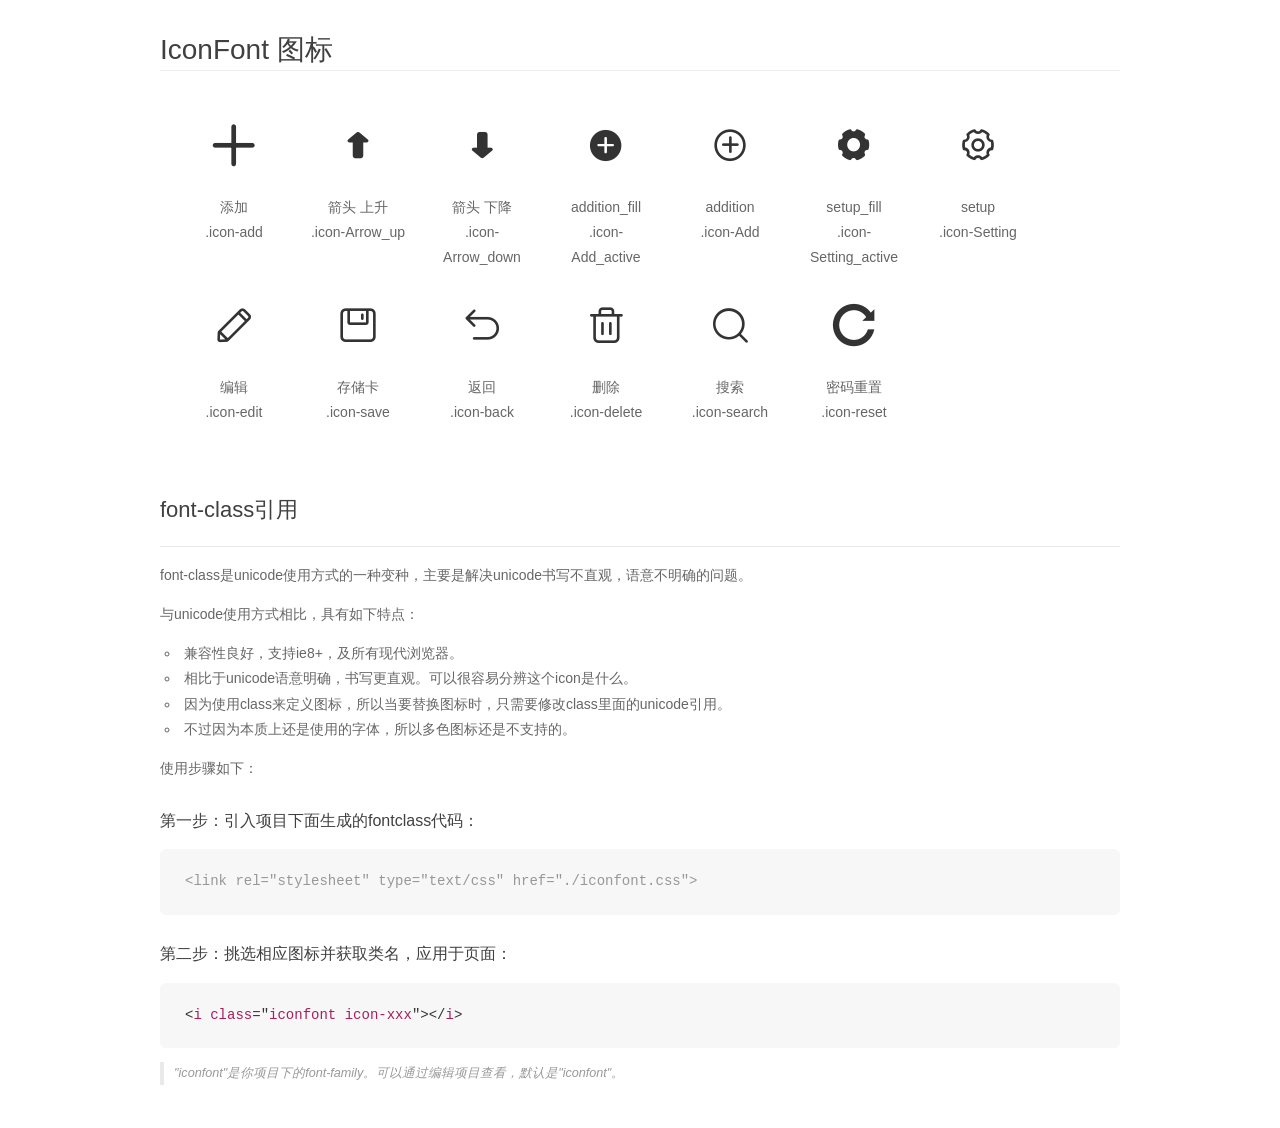
<file: RecordBill.API/Content/Lib/Icon/demo_fontclass.html>
<!DOCTYPE html>
<html>
<head>
    <meta charset="utf-8"/>
    <title>IconFont</title>
    <link rel="stylesheet" href="demo.css">
    <link rel="stylesheet" href="iconfont.css">
</head>
<body>
    <div class="main markdown">
        <h1>IconFont 图标</h1>
        <ul class="icon_lists clear">
            
                <li>
                <i class="icon iconfont icon-add"></i>
                    <div class="name">添加</div>
                    <div class="fontclass">.icon-add</div>
                </li>
            
                <li>
                <i class="icon iconfont icon-Arrow_up"></i>
                    <div class="name">箭头 上升</div>
                    <div class="fontclass">.icon-Arrow_up</div>
                </li>
            
                <li>
                <i class="icon iconfont icon-Arrow_down"></i>
                    <div class="name">箭头 下降</div>
                    <div class="fontclass">.icon-Arrow_down</div>
                </li>
            
                <li>
                <i class="icon iconfont icon-Add_active"></i>
                    <div class="name">addition_fill</div>
                    <div class="fontclass">.icon-Add_active</div>
                </li>
            
                <li>
                <i class="icon iconfont icon-Add"></i>
                    <div class="name">addition</div>
                    <div class="fontclass">.icon-Add</div>
                </li>
            
                <li>
                <i class="icon iconfont icon-Setting_active"></i>
                    <div class="name">setup_fill</div>
                    <div class="fontclass">.icon-Setting_active</div>
                </li>
            
                <li>
                <i class="icon iconfont icon-Setting"></i>
                    <div class="name">setup</div>
                    <div class="fontclass">.icon-Setting</div>
                </li>
            
                <li>
                <i class="icon iconfont icon-edit"></i>
                    <div class="name">编辑</div>
                    <div class="fontclass">.icon-edit</div>
                </li>
            
                <li>
                <i class="icon iconfont icon-save"></i>
                    <div class="name">存储卡</div>
                    <div class="fontclass">.icon-save</div>
                </li>
            
                <li>
                <i class="icon iconfont icon-back"></i>
                    <div class="name">返回</div>
                    <div class="fontclass">.icon-back</div>
                </li>
            
                <li>
                <i class="icon iconfont icon-delete"></i>
                    <div class="name">删除</div>
                    <div class="fontclass">.icon-delete</div>
                </li>
            
                <li>
                <i class="icon iconfont icon-search"></i>
                    <div class="name">搜索</div>
                    <div class="fontclass">.icon-search</div>
                </li>
            
                <li>
                <i class="icon iconfont icon-reset"></i>
                    <div class="name">密码重置</div>
                    <div class="fontclass">.icon-reset</div>
                </li>
            
        </ul>

        <h2 id="font-class-">font-class引用</h2>
        <hr>

        <p>font-class是unicode使用方式的一种变种，主要是解决unicode书写不直观，语意不明确的问题。</p>
        <p>与unicode使用方式相比，具有如下特点：</p>
        <ul>
        <li>兼容性良好，支持ie8+，及所有现代浏览器。</li>
        <li>相比于unicode语意明确，书写更直观。可以很容易分辨这个icon是什么。</li>
        <li>因为使用class来定义图标，所以当要替换图标时，只需要修改class里面的unicode引用。</li>
        <li>不过因为本质上还是使用的字体，所以多色图标还是不支持的。</li>
        </ul>
        <p>使用步骤如下：</p>
        <h3 id="-fontclass-">第一步：引入项目下面生成的fontclass代码：</h3>


        <pre><code class="lang-js hljs javascript"><span class="hljs-comment">&lt;link rel="stylesheet" type="text/css" href="./iconfont.css"&gt;</span></code></pre>
        <h3 id="-">第二步：挑选相应图标并获取类名，应用于页面：</h3>
        <pre><code class="lang-css hljs">&lt;<span class="hljs-selector-tag">i</span> <span class="hljs-selector-tag">class</span>="<span class="hljs-selector-tag">iconfont</span> <span class="hljs-selector-tag">icon-xxx</span>"&gt;&lt;/<span class="hljs-selector-tag">i</span>&gt;</code></pre>
        <blockquote>
        <p>"iconfont"是你项目下的font-family。可以通过编辑项目查看，默认是"iconfont"。</p>
        </blockquote>
    </div>
</body>
</html>
</file>
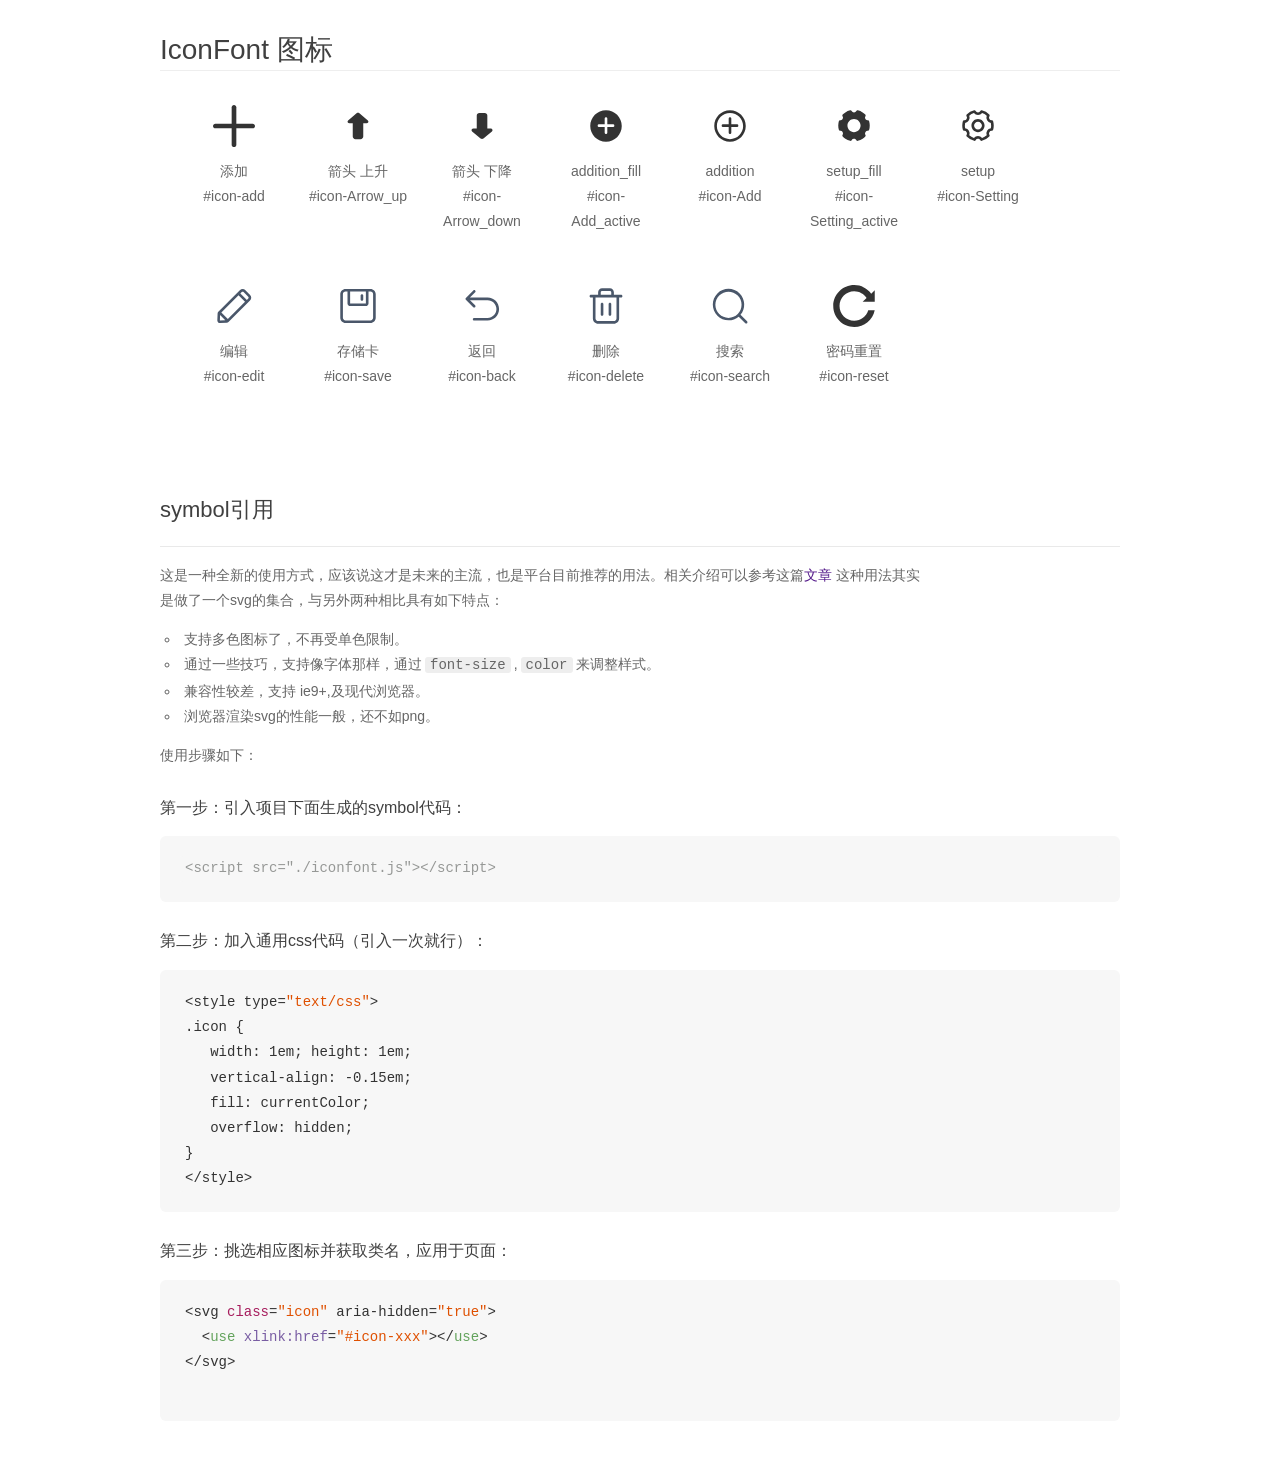
<file: RecordBill.API/Content/Lib/Icon/demo_symbol.html>
<!DOCTYPE html>
<html>
<head>
    <meta charset="utf-8"/>
    <title>IconFont</title>
    <link rel="stylesheet" href="demo.css">
    <script src="iconfont.js"></script>

    <style type="text/css">
        .icon {
          /* 通过设置 font-size 来改变图标大小 */
          width: 1em; height: 1em;
          /* 图标和文字相邻时，垂直对齐 */
          vertical-align: -0.15em;
          /* 通过设置 color 来改变 SVG 的颜色/fill */
          fill: currentColor;
          /* path 和 stroke 溢出 viewBox 部分在 IE 下会显示
             normalize.css 中也包含这行 */
          overflow: hidden;
        }

    </style>
</head>
<body>
    <div class="main markdown">
        <h1>IconFont 图标</h1>
        <ul class="icon_lists clear">
            
                <li>
                    <svg class="icon" aria-hidden="true">
                        <use xlink:href="#icon-add"></use>
                    </svg>
                    <div class="name">添加</div>
                    <div class="fontclass">#icon-add</div>
                </li>
            
                <li>
                    <svg class="icon" aria-hidden="true">
                        <use xlink:href="#icon-Arrow_up"></use>
                    </svg>
                    <div class="name">箭头 上升</div>
                    <div class="fontclass">#icon-Arrow_up</div>
                </li>
            
                <li>
                    <svg class="icon" aria-hidden="true">
                        <use xlink:href="#icon-Arrow_down"></use>
                    </svg>
                    <div class="name">箭头 下降</div>
                    <div class="fontclass">#icon-Arrow_down</div>
                </li>
            
                <li>
                    <svg class="icon" aria-hidden="true">
                        <use xlink:href="#icon-Add_active"></use>
                    </svg>
                    <div class="name">addition_fill</div>
                    <div class="fontclass">#icon-Add_active</div>
                </li>
            
                <li>
                    <svg class="icon" aria-hidden="true">
                        <use xlink:href="#icon-Add"></use>
                    </svg>
                    <div class="name">addition</div>
                    <div class="fontclass">#icon-Add</div>
                </li>
            
                <li>
                    <svg class="icon" aria-hidden="true">
                        <use xlink:href="#icon-Setting_active"></use>
                    </svg>
                    <div class="name">setup_fill</div>
                    <div class="fontclass">#icon-Setting_active</div>
                </li>
            
                <li>
                    <svg class="icon" aria-hidden="true">
                        <use xlink:href="#icon-Setting"></use>
                    </svg>
                    <div class="name">setup</div>
                    <div class="fontclass">#icon-Setting</div>
                </li>
            
                <li>
                    <svg class="icon" aria-hidden="true">
                        <use xlink:href="#icon-edit"></use>
                    </svg>
                    <div class="name">编辑</div>
                    <div class="fontclass">#icon-edit</div>
                </li>
            
                <li>
                    <svg class="icon" aria-hidden="true">
                        <use xlink:href="#icon-save"></use>
                    </svg>
                    <div class="name">存储卡</div>
                    <div class="fontclass">#icon-save</div>
                </li>
            
                <li>
                    <svg class="icon" aria-hidden="true">
                        <use xlink:href="#icon-back"></use>
                    </svg>
                    <div class="name">返回</div>
                    <div class="fontclass">#icon-back</div>
                </li>
            
                <li>
                    <svg class="icon" aria-hidden="true">
                        <use xlink:href="#icon-delete"></use>
                    </svg>
                    <div class="name">删除</div>
                    <div class="fontclass">#icon-delete</div>
                </li>
            
                <li>
                    <svg class="icon" aria-hidden="true">
                        <use xlink:href="#icon-search"></use>
                    </svg>
                    <div class="name">搜索</div>
                    <div class="fontclass">#icon-search</div>
                </li>
            
                <li>
                    <svg class="icon" aria-hidden="true">
                        <use xlink:href="#icon-reset"></use>
                    </svg>
                    <div class="name">密码重置</div>
                    <div class="fontclass">#icon-reset</div>
                </li>
            
        </ul>


        <h2 id="symbol-">symbol引用</h2>
        <hr>

        <p>这是一种全新的使用方式，应该说这才是未来的主流，也是平台目前推荐的用法。相关介绍可以参考这篇<a href="">文章</a>
        这种用法其实是做了一个svg的集合，与另外两种相比具有如下特点：</p>
        <ul>
          <li>支持多色图标了，不再受单色限制。</li>
          <li>通过一些技巧，支持像字体那样，通过<code>font-size</code>,<code>color</code>来调整样式。</li>
          <li>兼容性较差，支持 ie9+,及现代浏览器。</li>
          <li>浏览器渲染svg的性能一般，还不如png。</li>
        </ul>
        <p>使用步骤如下：</p>
        <h3 id="-symbol-">第一步：引入项目下面生成的symbol代码：</h3>
        <pre><code class="lang-js hljs javascript"><span class="hljs-comment">&lt;script src="./iconfont.js"&gt;&lt;/script&gt;</span></code></pre>
        <h3 id="-css-">第二步：加入通用css代码（引入一次就行）：</h3>
        <pre><code class="lang-js hljs javascript">&lt;style type=<span class="hljs-string">"text/css"</span>&gt;
.icon {
   width: <span class="hljs-number">1</span>em; height: <span class="hljs-number">1</span>em;
   vertical-align: <span class="hljs-number">-0.15</span>em;
   fill: currentColor;
   overflow: hidden;
}
&lt;<span class="hljs-regexp">/style&gt;</span></code></pre>
        <h3 id="-">第三步：挑选相应图标并获取类名，应用于页面：</h3>
        <pre><code class="lang-js hljs javascript">&lt;svg <span class="hljs-class"><span class="hljs-keyword">class</span></span>=<span class="hljs-string">"icon"</span> aria-hidden=<span class="hljs-string">"true"</span>&gt;<span class="xml"><span class="hljs-tag">
  &lt;<span class="hljs-name">use</span> <span class="hljs-attr">xlink:href</span>=<span class="hljs-string">"#icon-xxx"</span>&gt;</span><span class="hljs-tag">&lt;/<span class="hljs-name">use</span>&gt;</span>
</span>&lt;<span class="hljs-regexp">/svg&gt;
        </span></code></pre>
    </div>
</body>
</html>
</file>
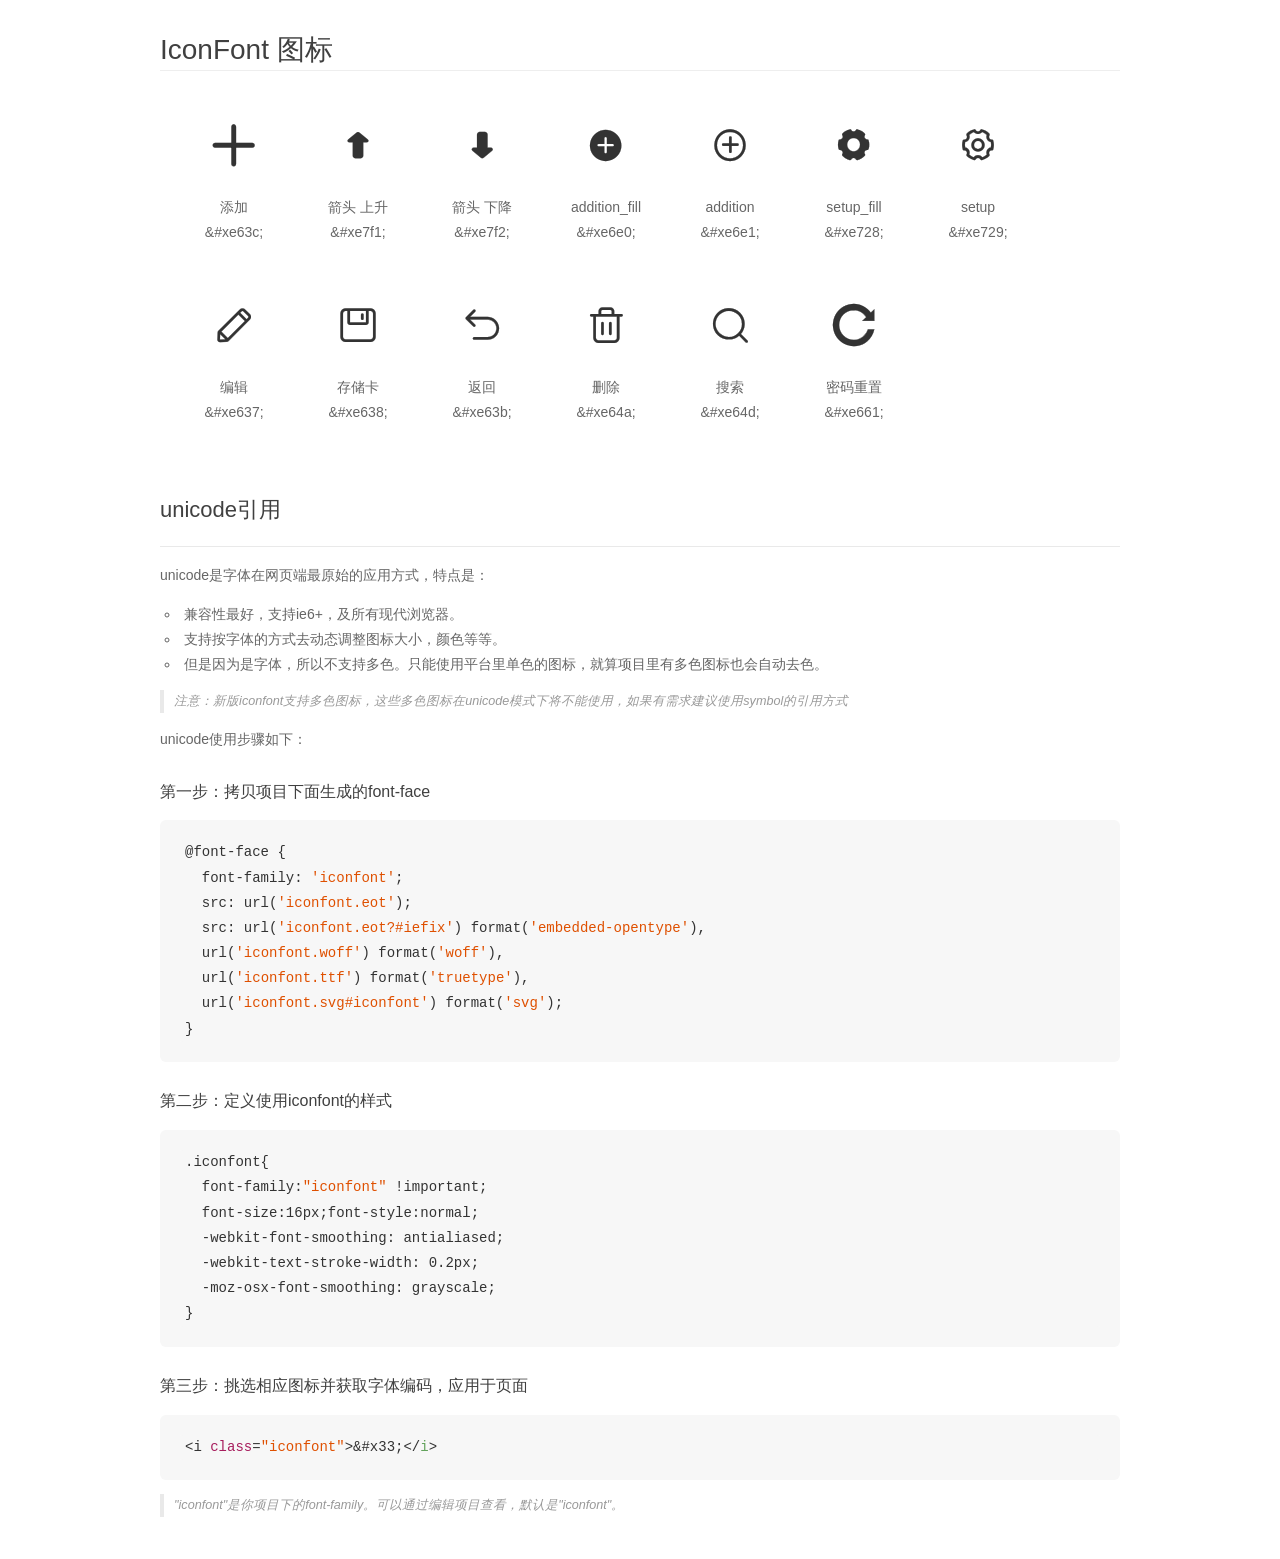
<file: RecordBill.API/Content/Lib/Icon/demo_unicode.html>
<!DOCTYPE html>
<html>
<head>
    <meta charset="utf-8"/>
    <title>IconFont</title>
    <link rel="stylesheet" href="demo.css">

    <style type="text/css">

        @font-face {font-family: "iconfont";
          src: url('iconfont.eot'); /* IE9*/
          src: url('iconfont.eot#iefix') format('embedded-opentype'), /* IE6-IE8 */
          url('iconfont.woff') format('woff'), /* chrome, firefox */
          url('iconfont.ttf') format('truetype'), /* chrome, firefox, opera, Safari, Android, iOS 4.2+*/
          url('iconfont.svg#iconfont') format('svg'); /* iOS 4.1- */
        }

        .iconfont {
          font-family:"iconfont" !important;
          font-size:16px;
          font-style:normal;
          -webkit-font-smoothing: antialiased;
          -webkit-text-stroke-width: 0.2px;
          -moz-osx-font-smoothing: grayscale;
        }

    </style>
</head>
<body>
    <div class="main markdown">
        <h1>IconFont 图标</h1>
        <ul class="icon_lists clear">
            
                <li>
                <i class="icon iconfont">&#xe63c;</i>
                    <div class="name">添加</div>
                    <div class="code">&amp;#xe63c;</div>
                </li>
            
                <li>
                <i class="icon iconfont">&#xe7f1;</i>
                    <div class="name">箭头 上升</div>
                    <div class="code">&amp;#xe7f1;</div>
                </li>
            
                <li>
                <i class="icon iconfont">&#xe7f2;</i>
                    <div class="name">箭头 下降</div>
                    <div class="code">&amp;#xe7f2;</div>
                </li>
            
                <li>
                <i class="icon iconfont">&#xe6e0;</i>
                    <div class="name">addition_fill</div>
                    <div class="code">&amp;#xe6e0;</div>
                </li>
            
                <li>
                <i class="icon iconfont">&#xe6e1;</i>
                    <div class="name">addition</div>
                    <div class="code">&amp;#xe6e1;</div>
                </li>
            
                <li>
                <i class="icon iconfont">&#xe728;</i>
                    <div class="name">setup_fill</div>
                    <div class="code">&amp;#xe728;</div>
                </li>
            
                <li>
                <i class="icon iconfont">&#xe729;</i>
                    <div class="name">setup</div>
                    <div class="code">&amp;#xe729;</div>
                </li>
            
                <li>
                <i class="icon iconfont">&#xe637;</i>
                    <div class="name">编辑</div>
                    <div class="code">&amp;#xe637;</div>
                </li>
            
                <li>
                <i class="icon iconfont">&#xe638;</i>
                    <div class="name">存储卡</div>
                    <div class="code">&amp;#xe638;</div>
                </li>
            
                <li>
                <i class="icon iconfont">&#xe63b;</i>
                    <div class="name">返回</div>
                    <div class="code">&amp;#xe63b;</div>
                </li>
            
                <li>
                <i class="icon iconfont">&#xe64a;</i>
                    <div class="name">删除</div>
                    <div class="code">&amp;#xe64a;</div>
                </li>
            
                <li>
                <i class="icon iconfont">&#xe64d;</i>
                    <div class="name">搜索</div>
                    <div class="code">&amp;#xe64d;</div>
                </li>
            
                <li>
                <i class="icon iconfont">&#xe661;</i>
                    <div class="name">密码重置</div>
                    <div class="code">&amp;#xe661;</div>
                </li>
            
        </ul>
        <h2 id="unicode-">unicode引用</h2>
        <hr>

        <p>unicode是字体在网页端最原始的应用方式，特点是：</p>
        <ul>
        <li>兼容性最好，支持ie6+，及所有现代浏览器。</li>
        <li>支持按字体的方式去动态调整图标大小，颜色等等。</li>
        <li>但是因为是字体，所以不支持多色。只能使用平台里单色的图标，就算项目里有多色图标也会自动去色。</li>
        </ul>
        <blockquote>
        <p>注意：新版iconfont支持多色图标，这些多色图标在unicode模式下将不能使用，如果有需求建议使用symbol的引用方式</p>
        </blockquote>
        <p>unicode使用步骤如下：</p>
        <h3 id="-font-face">第一步：拷贝项目下面生成的font-face</h3>
        <pre><code class="lang-js hljs javascript">@font-face {
  font-family: <span class="hljs-string">'iconfont'</span>;
  src: url(<span class="hljs-string">'iconfont.eot'</span>);
  src: url(<span class="hljs-string">'iconfont.eot?#iefix'</span>) format(<span class="hljs-string">'embedded-opentype'</span>),
  url(<span class="hljs-string">'iconfont.woff'</span>) format(<span class="hljs-string">'woff'</span>),
  url(<span class="hljs-string">'iconfont.ttf'</span>) format(<span class="hljs-string">'truetype'</span>),
  url(<span class="hljs-string">'iconfont.svg#iconfont'</span>) format(<span class="hljs-string">'svg'</span>);
}
</code></pre>
        <h3 id="-iconfont-">第二步：定义使用iconfont的样式</h3>
        <pre><code class="lang-js hljs javascript">.iconfont{
  font-family:<span class="hljs-string">"iconfont"</span> !important;
  font-size:<span class="hljs-number">16</span>px;font-style:normal;
  -webkit-font-smoothing: antialiased;
  -webkit-text-stroke-width: <span class="hljs-number">0.2</span>px;
  -moz-osx-font-smoothing: grayscale;
}
</code></pre>
        <h3 id="-">第三步：挑选相应图标并获取字体编码，应用于页面</h3>
        <pre><code class="lang-js hljs javascript">&lt;i <span class="hljs-class"><span class="hljs-keyword">class</span></span>=<span class="hljs-string">"iconfont"</span>&gt;&amp;#x33;<span class="xml"><span class="hljs-tag">&lt;/<span class="hljs-name">i</span>&gt;</span></span></code></pre>

        <blockquote>
        <p>"iconfont"是你项目下的font-family。可以通过编辑项目查看，默认是"iconfont"。</p>
        </blockquote>
    </div>


</body>
</html>
</file>
<file: RecordBill.API/Content/Lib/Icon/demo.css>
*{margin: 0;padding: 0;list-style: none;}
/*
KISSY CSS Reset
理念：1. reset 的目的不是清除浏览器的默认样式，这仅是部分工作。清除和重置是紧密不可分的。
2. reset 的目的不是让默认样式在所有浏览器下一致，而是减少默认样式有可能带来的问题。
3. reset 期望提供一套普适通用的基础样式。但没有银弹，推荐根据具体需求，裁剪和修改后再使用。
特色：1. 适应中文；2. 基于最新主流浏览器。
维护：玉伯<lifesinger@gmail.com>, 正淳<ragecarrier@gmail.com>
 */

/** 清除内外边距 **/
body, h1, h2, h3, h4, h5, h6, hr, p, blockquote, /* structural elements 结构元素 */
dl, dt, dd, ul, ol, li, /* list elements 列表元素 */
pre, /* text formatting elements 文本格式元素 */
form, fieldset, legend, button, input, textarea, /* form elements 表单元素 */
th, td /* table elements 表格元素 */ {
  margin: 0;
  padding: 0;
}

/** 设置默认字体 **/
body,
button, input, select, textarea /* for ie */ {
  font: 12px/1.5 tahoma, arial, \5b8b\4f53, sans-serif;
}
h1, h2, h3, h4, h5, h6 { font-size: 100%; }
address, cite, dfn, em, var { font-style: normal; } /* 将斜体扶正 */
code, kbd, pre, samp { font-family: courier new, courier, monospace; } /* 统一等宽字体 */
small { font-size: 12px; } /* 小于 12px 的中文很难阅读，让 small 正常化 */

/** 重置列表元素 **/
ul, ol { list-style: none; }

/** 重置文本格式元素 **/
a { text-decoration: none; }
a:hover { text-decoration: underline; }


/** 重置表单元素 **/
legend { color: #000; } /* for ie6 */
fieldset, img { border: 0; } /* img 搭车：让链接里的 img 无边框 */
button, input, select, textarea { font-size: 100%; } /* 使得表单元素在 ie 下能继承字体大小 */
/* 注：optgroup 无法扶正 */

/** 重置表格元素 **/
table { border-collapse: collapse; border-spacing: 0; }

/* 清除浮动 */
.ks-clear:after, .clear:after {
  content: '\20';
  display: block;
  height: 0;
  clear: both;
}
.ks-clear, .clear {
  *zoom: 1;
}

.main {
  padding: 30px 100px;
width: 960px;
margin: 0 auto;
}
.main h1{font-size:36px; color:#333; text-align:left;margin-bottom:30px; border-bottom: 1px solid #eee;}

.helps{margin-top:40px;}
.helps pre{
  padding:20px;
  margin:10px 0;
  border:solid 1px #e7e1cd;
  background-color: #fffdef;
  overflow: auto;
}

.icon_lists{
  width: 100% !important;

}

.icon_lists li{
  float:left;
  width: 100px;
  height:180px;
  text-align: center;
  list-style: none !important;
}
.icon_lists .icon{
  font-size: 42px;
  line-height: 100px;
  margin: 10px 0;
  color:#333;
  -webkit-transition: font-size 0.25s ease-out 0s;
  -moz-transition: font-size 0.25s ease-out 0s;
  transition: font-size 0.25s ease-out 0s;

}
.icon_lists .icon:hover{
  font-size: 100px;
}



.markdown {
  color: #666;
  font-size: 14px;
  line-height: 1.8;
}

.highlight {
  line-height: 1.5;
}

.markdown img {
  vertical-align: middle;
  max-width: 100%;
}

.markdown h1 {
  color: #404040;
  font-weight: 500;
  line-height: 40px;
  margin-bottom: 24px;
}

.markdown h2,
.markdown h3,
.markdown h4,
.markdown h5,
.markdown h6 {
  color: #404040;
  margin: 1.6em 0 0.6em 0;
  font-weight: 500;
  clear: both;
}

.markdown h1 {
  font-size: 28px;
}

.markdown h2 {
  font-size: 22px;
}

.markdown h3 {
  font-size: 16px;
}

.markdown h4 {
  font-size: 14px;
}

.markdown h5 {
  font-size: 12px;
}

.markdown h6 {
  font-size: 12px;
}

.markdown hr {
  height: 1px;
  border: 0;
  background: #e9e9e9;
  margin: 16px 0;
  clear: both;
}

.markdown p,
.markdown pre {
  margin: 1em 0;
}

.markdown > p,
.markdown > blockquote,
.markdown > .highlight,
.markdown > ol,
.markdown > ul {
  width: 80%;
}

.markdown ul > li {
  list-style: circle;
}

.markdown > ul li,
.markdown blockquote ul > li {
  margin-left: 20px;
  padding-left: 4px;
}

.markdown > ul li p,
.markdown > ol li p {
  margin: 0.6em 0;
}

.markdown ol > li {
  list-style: decimal;
}

.markdown > ol li,
.markdown blockquote ol > li {
  margin-left: 20px;
  padding-left: 4px;
}

.markdown code {
  margin: 0 3px;
  padding: 0 5px;
  background: #eee;
  border-radius: 3px;
}

.markdown pre {
  border-radius: 6px;
  background: #f7f7f7;
  padding: 20px;
}

.markdown pre code {
  border: none;
  background: #f7f7f7;
  margin: 0;
}

.markdown strong,
.markdown b {
  font-weight: 600;
}

.markdown > table {
  border-collapse: collapse;
  border-spacing: 0px;
  empty-cells: show;
  border: 1px solid #e9e9e9;
  width: 95%;
  margin-bottom: 24px;
}

.markdown > table th {
  white-space: nowrap;
  color: #333;
  font-weight: 600;

}

.markdown > table th,
.markdown > table td {
  border: 1px solid #e9e9e9;
  padding: 8px 16px;
  text-align: left;
}

.markdown > table th {
  background: #F7F7F7;
}

.markdown blockquote {
  font-size: 90%;
  color: #999;
  border-left: 4px solid #e9e9e9;
  padding-left: 0.8em;
  margin: 1em 0;
  font-style: italic;
}

.markdown blockquote p {
  margin: 0;
}

.markdown .anchor {
  opacity: 0;
  transition: opacity 0.3s ease;
  margin-left: 8px;
}

.markdown .waiting {
  color: #ccc;
}

.markdown h1:hover .anchor,
.markdown h2:hover .anchor,
.markdown h3:hover .anchor,
.markdown h4:hover .anchor,
.markdown h5:hover .anchor,
.markdown h6:hover .anchor {
  opacity: 1;
  display: inline-block;
}

.markdown > br,
.markdown > p > br {
  clear: both;
}


.hljs {
  display: block;
  background: white;
  padding: 0.5em;
  color: #333333;
  overflow-x: auto;
}

.hljs-comment,
.hljs-meta {
  color: #969896;
}

.hljs-string,
.hljs-variable,
.hljs-template-variable,
.hljs-strong,
.hljs-emphasis,
.hljs-quote {
  color: #df5000;
}

.hljs-keyword,
.hljs-selector-tag,
.hljs-type {
  color: #a71d5d;
}

.hljs-literal,
.hljs-symbol,
.hljs-bullet,
.hljs-attribute {
  color: #0086b3;
}

.hljs-section,
.hljs-name {
  color: #63a35c;
}

.hljs-tag {
  color: #333333;
}

.hljs-title,
.hljs-attr,
.hljs-selector-id,
.hljs-selector-class,
.hljs-selector-attr,
.hljs-selector-pseudo {
  color: #795da3;
}

.hljs-addition {
  color: #55a532;
  background-color: #eaffea;
}

.hljs-deletion {
  color: #bd2c00;
  background-color: #ffecec;
}

.hljs-link {
  text-decoration: underline;
}

pre{
  background: #fff;
}
</file>
<file: RecordBill.API/Content/Lib/Icon/iconfont.css>
@font-face {font-family: "iconfont";
  src: url('iconfont.eot?t=1523863833698'); /* IE9*/
  src: url('iconfont.eot?t=1523863833698#iefix') format('embedded-opentype'), /* IE6-IE8 */
  url('[data-uri]') format('woff'),
  url('iconfont.ttf?t=1523863833698') format('truetype'), /* chrome, firefox, opera, Safari, Android, iOS 4.2+*/
  url('iconfont.svg?t=1523863833698#iconfont') format('svg'); /* iOS 4.1- */
}

.iconfont {
  font-family:"iconfont" !important;
  font-style:normal;
  -webkit-font-smoothing: antialiased;
  -moz-osx-font-smoothing: grayscale;
}

.icon-add:before { content: "\e63c"; }

.icon-Arrow_up:before { content: "\e7f1"; }

.icon-Arrow_down:before { content: "\e7f2"; }

.icon-Add_active:before { content: "\e6e0"; }

.icon-Add:before { content: "\e6e1"; }

.icon-Setting_active:before { content: "\e728"; }

.icon-Setting:before { content: "\e729"; }

.icon-edit:before { content: "\e637"; }

.icon-save:before { content: "\e638"; }

.icon-back:before { content: "\e63b"; }

.icon-delete:before { content: "\e64a"; }

.icon-search:before { content: "\e64d"; }

.icon-reset:before { content: "\e661"; }
</file>
